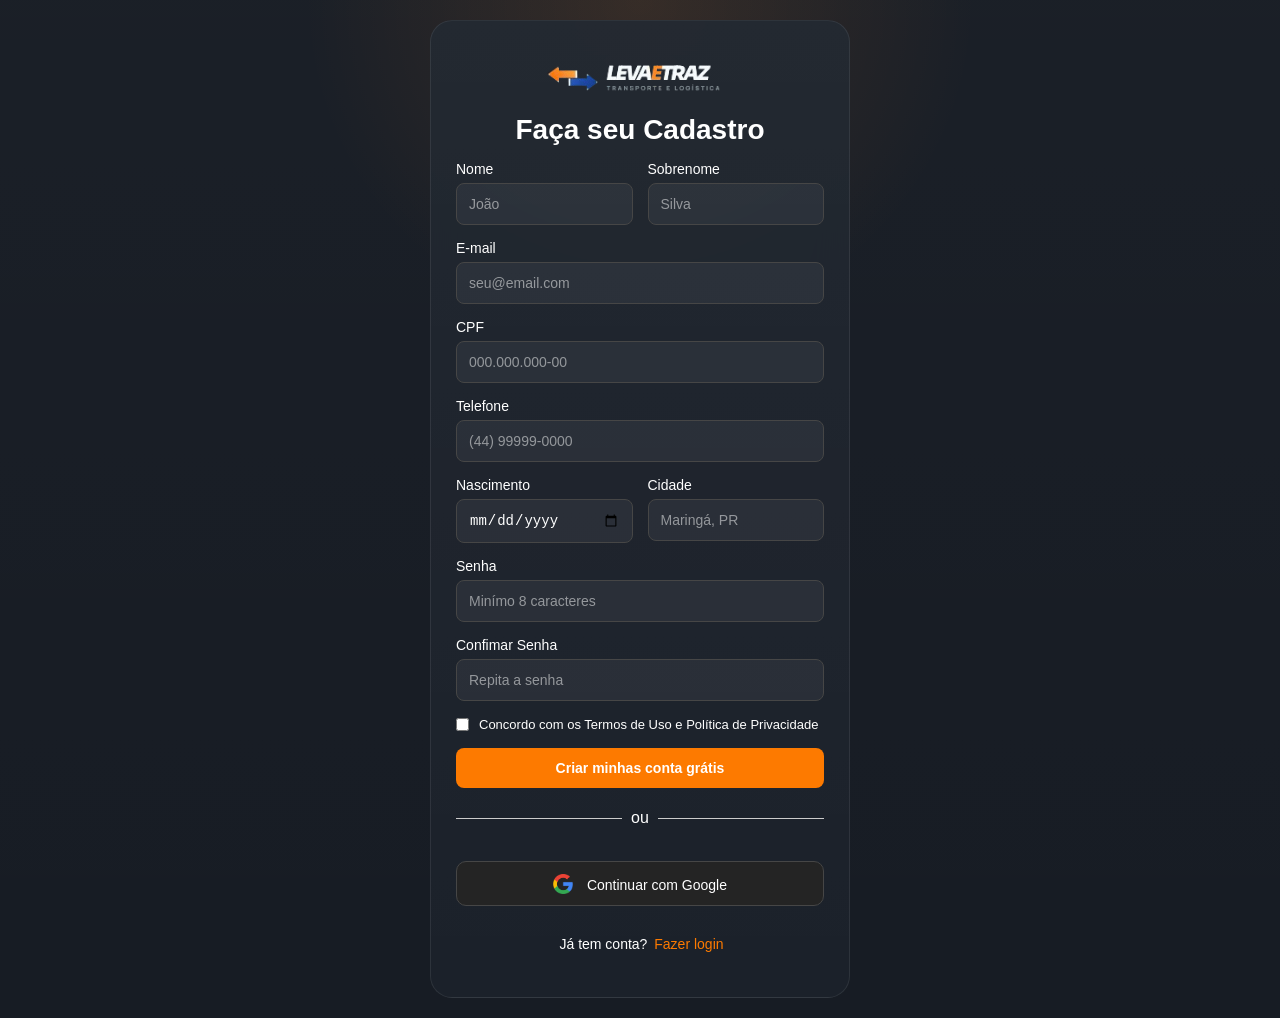
<file: cadastro.html>
<!doctype html>
<html lang="en">
  <head>
    <meta charset="UTF-8" />
    <meta name="viewport" content="width=device-width, initial-scale=1.0" />
    <link rel="stylesheet" href="cadastro.css" />
    <link rel="icon" href="img/favicon.png" type="image/x-icon" />
    <title>Leva e Traz - Cadastro</title>
  </head>
  <body>
    <div class="login-container">
      <div class="cadastro">
        <img src="img/logo.png" alt="logo" />
        <h1>Faça seu Cadastro</h1>
        <form action="dashboard.html">
          <div class="linha">
            <div class="form-group">
              <label for="Nome">Nome</label>
              <input
                type="text"
                id="Nome"
                name="Nome"
                placeholder="João"
                required
              />
            </div>

            <div class="form-group">
              <label for="Sobrenome">Sobrenome</label>
              <input
                type="text"
                id="Sobrenome"
                name="Sobrenome"
                placeholder="Silva"
                required
              />
            </div>
          </div>

          <div class="form-group">
            <label for="email">E-mail</label>
            <input
              type="email"
              id="email"
              name="email"
              placeholder="seu@email.com"
              required
            />
          </div>

          <div class="form-group">
            <label for="CPF">CPF</label>
            <input
              type="CPF"
              id="CPF"
              name="CPF"
              placeholder="000.000.000-00"
              required
            />
          </div>

          <div class="form-group">
            <label for="telefone">Telefone</label>
            <input
              type="tel"
              id="telefone"
              name="telefone"
              placeholder="(44) 99999-0000"
              required
            />
          </div>

          <div class="linha2">
            <div class="form-group">
              <label class="lbl">Nascimento</label> <input type="date" />
            </div>
            <div class="form-group">
              <label for="cidade">Cidade</label>
              <input
                type="Cidade"
                id="Cidade"
                name="Cidade"
                placeholder="Maringá, PR"
                required
              />
            </div>
          </div>

          <div class="form-group">
            <label for="senha">Senha</label>
            <input
              type="password"
              id="senha"
              name="senha"
              placeholder="Minímo 8 caracteres"
              required
            />
          </div>

          <div class="form-group">
            <label for="Confirmar">Confimar Senha</label>
            <input
              type="password"
              id="Confirmar"
              name="Confirmar"
              placeholder="Repita a senha"
              required
            />
          </div>

          <div class="checkbox">
            <label>
              <input type="checkbox" name="termos" value="aceito" />
              Concordo com os Termos de Uso e Política de Privacidade
            </label>
          </div>

          <button type="submit" id="botao-conta">Criar minhas conta grátis</button>
        </form>

        <form action="dashboard.html">
          <div class="divisor">
            <span>ou</span>
          </div>
          <div class="botao-google">
            <button type="submit">
              <img src="img/googleimg.png" alt="Google" />
              Continuar com Google
            </button>
          </div>

          <div class="conta">
            <p>Já tem conta? <a href="Login.html">Fazer login</a></p>
          </div>
        </form>
      </div>
    </div>
  </body>
</html>
</file>
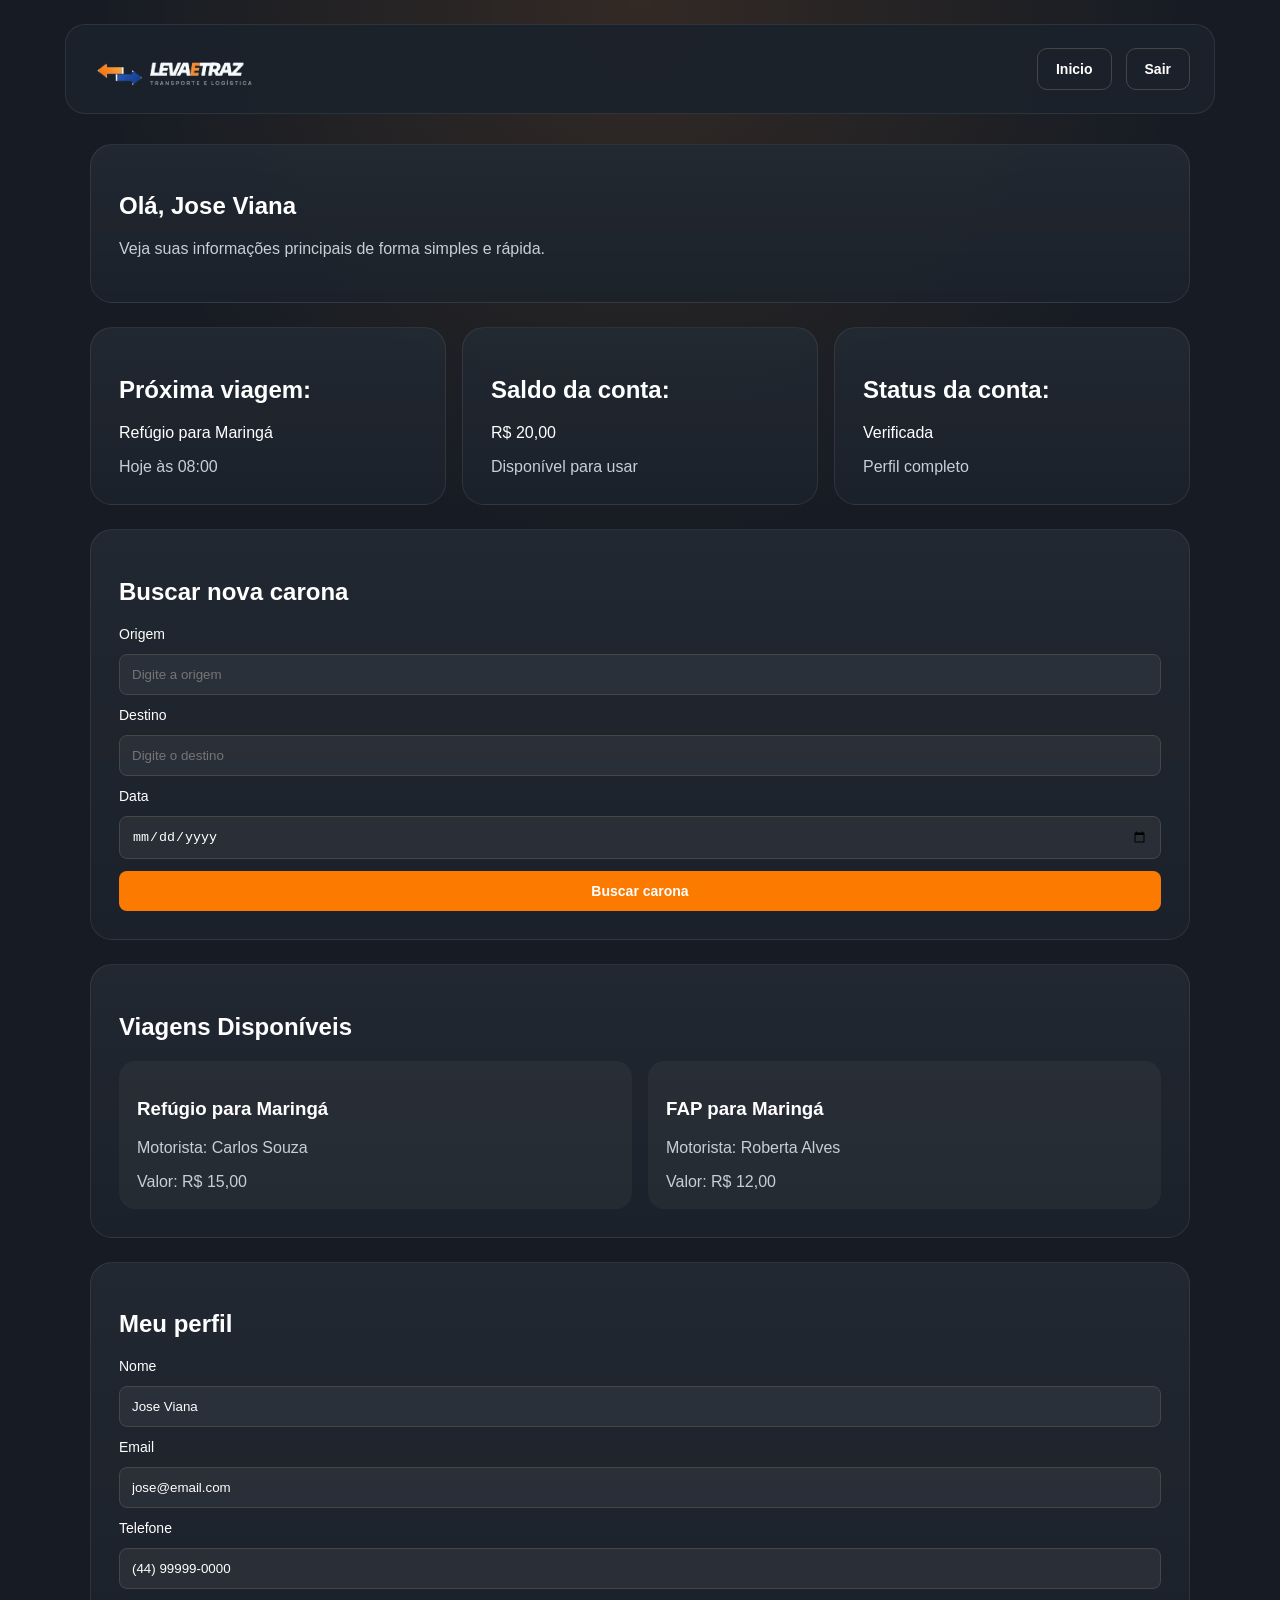
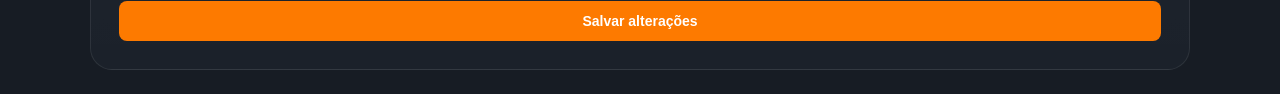
<file: dashboard.html>
<!doctype html>
<html lang="pt-BR">
  <head>
    <meta charset="UTF-8" />
    <meta name="viewport" content="width=device-width, initial-scale=1.0" />
    <link rel="stylesheet" href="dashboard.css" />
    <link rel="icon" href="img/favicon.png" type="image/x-icon" />
    <title>Leva e Traz - Dashboard</title>
  </head>
  <body>
    <div class="dashboard-page">
      <header class="topo-dashboard">
        <img src="img/logo.png" alt="Logo Leva e Traz" />
        <nav>
          <a href="Index.html" class="botao-claro">Inicio</a>
          <a href="Login.html" class="botao-claro">Sair</a>
        </nav>
      </header>

      <main class="dashboard-container">
        <section class="painel">
          <h1>Olá, Jose Viana</h1>
          <p>Veja suas informações principais de forma simples e rápida.</p>
        </section>

        <section class="grid-info">
          <div class="card-info">
            <h2>Próxima viagem:</h2>
            <p>Refúgio para Maringá</p>
            <span>Hoje às 08:00</span>
          </div>

          <div class="card-info">
            <h2>Saldo da conta:</h2>
            <p>R$ 20,00</p>
            <span>Disponível para usar</span>
          </div>

          <div class="card-info">
            <h2>Status da conta:</h2>
            <p>Verificada</p>
            <span>Perfil completo</span>
          </div>
        </section>

        <section class="bloco">
          <h2>Buscar nova carona</h2>
          <form action="dashboard.html" class="formulario">
            <label for="origem-dashboard">Origem</label>
            <input
              type="text"
              id="origem-dashboard"
              placeholder="Digite a origem"
            />

            <label for="destino-dashboard">Destino</label>
            <input
              type="text"
              id="destino-dashboard"
              placeholder="Digite o destino"
            />

            <label for="data-dashboard">Data</label>
            <input type="date" id="data-dashboard" />

            <button type="submit">Buscar carona</button>
          </form>
        </section>

        <section class="bloco">
          <h2>Viagens Disponíveis</h2>
          <div class="lista-viagens">
            <div class="viagem">
              <h3>Refúgio para Maringá</h3>
              <p>Motorista: Carlos Souza</p>
              <span>Valor: R$ 15,00</span>
            </div>

            <div class="viagem">
              <h3>FAP para Maringá</h3>
              <p>Motorista: Roberta Alves</p>
              <span>Valor: R$ 12,00</span>
            </div>
          </div>
        </section>

        <section class="bloco">
          <h2>Meu perfil</h2>
          <form action="dashboard.html" class="formulario">
            <label for="nome">Nome</label>
            <input type="text" id="nome" value="Jose Viana" />

            <label for="email">Email</label>
            <input type="email" id="email" value="jose@email.com" />

            <label for="telefone">Telefone</label>
            <input type="text" id="telefone" value="(44) 99999-0000" />

            <button type="submit">Salvar alterações</button>
          </form>
        </section>
      </main>
    </div>
  </body>
</html>
</file>
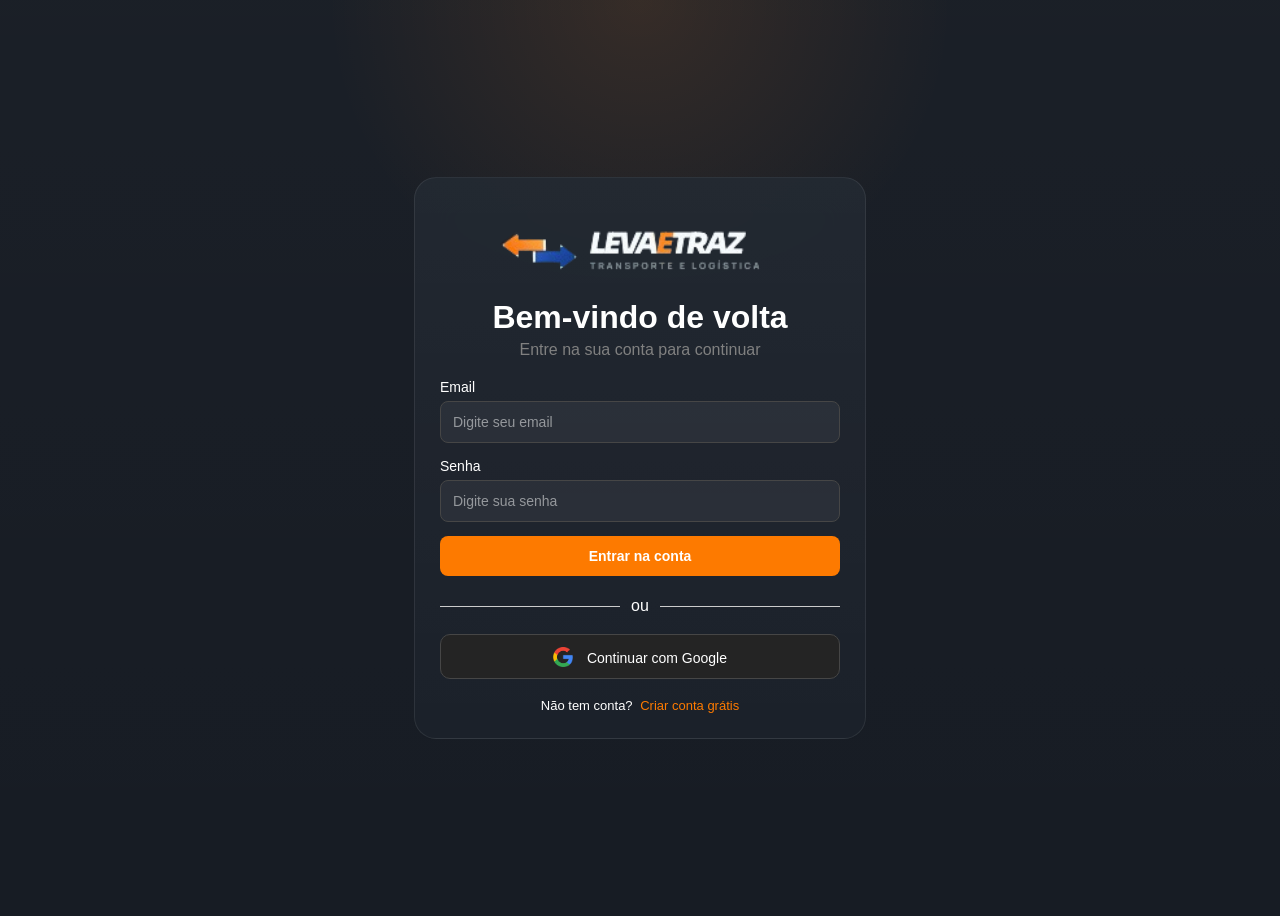
<file: Login.html>
<!DOCTYPE html>
<html lang="en">
<head>
    <meta charset="UTF-8">
    <meta name="viewport" content="width=device-width, initial-scale=1.0">
    <link rel="stylesheet" href="Login.css">
    <link rel="icon" href="img/favicon.png" type="image/x-icon" />
    <title>Leva e Traz - Login</title>
</head>
<body>

    <div class="login-container">

        <div class = "login" >

            <img src="img/logo.png" alt="logo">
            <h1>Bem-vindo de volta</h1>
            <p>Entre na sua conta para continuar </p>
            <form action="dashboard.html">
                
                <div class="form-group">
                    <label for="email">Email</label>
                    <input type="email" id="email" name="email" placeholder="Digite seu email" required>
                </div>
                <div class="form-group">
                    <label for="senha">Senha</label>
                    <input type="password" id="senha" name="senha" placeholder="Digite sua senha" required>
                </div>
                <button type="submit" id="botao-login"> Entrar na conta</button> 
                
                </form>
            <div class="divisor">
                <span>ou</span>
            </div>

            <div class="botao-conta">
                 <a href="dashboard.html"><button><img src="img/googleimg.png" alt="Google"> Continuar com Google</button></a>
            </div>

            <div class="conta">
                <p>Não tem conta? <a href="cadastro.html">Criar conta grátis</a></p>
            </div>
        </div>

    </div>

</body>
</html>
</file>
<file: cadastro.css>
body {
  font-family: Arial, sans-serif;
  min-height: 100vh;
  margin: 0;
  background:
    radial-gradient(
      circle at 50% 0%,
      rgba(255, 138, 42, 0.12),
      transparent 28%
    ),
    linear-gradient(180deg, rgba(255, 255, 255, 0.015), transparent), #171c24;
}

.login-container {
  display: flex;
  justify-content: center;
  align-items: center;
  min-height: 100vh;
  padding: 20px;
}

/* Caixa do cadastro */
.cadastro {
  background:
    linear-gradient(180deg, rgba(255, 255, 255, 0.03), transparent),
    rgba(28, 34, 43, 0.94);
  border: 1px solid rgba(255, 255, 255, 0.08);
  border-radius: 22px;
  padding: 25px;
  width: 100%;
  max-width: 420px;
  display: flex;
  flex-direction: column;
  align-items: center;
  box-sizing: border-box;
  backdrop-filter: blur(18px);
}

/* Logo */
.cadastro img {
  width: 200px;
  max-width: 100%;
  margin-bottom: -4px;
}

/* Título */
.cadastro h1 {
  margin-bottom: 15px;
  color: #ffffff;
  font-size: 28px;
}

/* Texto */
.cadastro p {
  color: gray;
  margin-bottom: 20px;
  margin-top: 0;
}

/* Formulário */
form {
  width: 100%;
  display: flex;
  flex-direction: column;
  gap: 15px;
}

/* Grupo de formulário */
.form-group {
  display: flex;
  flex-direction: column;
  gap: 6px;
}

/* Labels */
label {
  color: #ffffff;
  font-size: 14px;
  font-weight: 500;
}

/* Inputs */
input {
  padding: 12px;
  border: 1px solid #464646;
  border-radius: 8px;
  width: 100%;
  box-sizing: border-box;
  background-color: rgba(255, 255, 255, 0.05);
  color: #ffffff;
  font-size: 14px;
  transition: 0.3s;
}

input::placeholder {
  color: rgba(255, 255, 255, 0.5);
}

input:focus {
  outline: none;
  border-color: #ff7b00;
  background-color: rgba(255, 255, 255, 0.08);
  box-shadow: 0 0 8px rgba(255, 123, 0, 0.3);
}

.linha {
  display: flex;
  gap: 15px;
}

.linha .form-group {
  width: 100%;
}

.linha2 {
  display: flex;
  gap: 15px;
}

.linha2 .form-group {
  width: 100%;
}

.form-group {
  display: flex;
  flex-direction: column;
}

.checkbox {
  display: flex;
  align-items: flex-start;
  gap: 10px;
}

.checkbox label {
  display: flex;
  align-items: center;
  gap: 10px;
  color: #ffffff;
  font-size: 13px;
  line-height: 1.4;
}

.checkbox input[type="checkbox"] {
  width: auto;
  height: auto;
  accent-color: #ff7b00;
  margin: 0;
}

/* Botão */
#botao-conta {
  padding: 12px;
  border: none;
  border-radius: 8px;
  background: #fd7a00;
  color: white;
  font-size: 14px;
  font-weight: bold;
  cursor: pointer;
  width: 100%;
  transform: translateY(-1px);
}

#botao-conta a {
  color: white;
}

#botao-conta:hover {
  background: #d36600;
  box-shadow: 0 0 12px rgba(255, 123, 0, 0.5);
  transform: translateY(-1px);
  scale: 1.02;
}

button {
  padding: 12px;
  border: 1px solid #464646;
  border-radius: 10px;
  background-color: #242424;
  color: white;
  font-size: 14px;
  cursor: pointer;
  width: 100%;
  transform: translateY(-1px);
}

/* Hover botão */
button:hover {
  background-color: #1a1c1f;
}

/* divisor */
.divisor {
  margin: 20px 0;
  width: 100%;
  text-align: center;
  position: relative;
}

.divisor span {
  color: white;
  padding: 0 10px;
  position: relative;
  z-index: 1;
}

.divisor::before {
  content: "";
  position: absolute;
  top: 50%;
  left: 0;
  width: 45%;
  border-top: 0.5px solid #ccc;
}

.divisor::after {
  content: "";
  position: absolute;
  top: 50%;
  right: 0;
  width: 45%;
  border-top: 0.5px solid #ccc;
}

/* botão google */
.cadastro button img {
  width: 20px;
  margin-right: 10px;
}

.botao-google {
  width: 100%;
  display: flex;
}

.botao-google a {
  color: white;
}

.conta {
  margin-top: 14px;
  text-align: center;
  width: 100%;
}

.conta p {
  color: #ffffff;
  text-decoration: none;
  margin-left: 3px;
  font-size: 14px;
}

.conta a {
  color: #fd7a00;
  text-decoration: none;
  margin-left: 3px;
  font-size: 14px;
}
</file>
<file: dashboard.css>
body {
  font-family: Arial, sans-serif;
  margin: 0;
  min-height: 100vh;
  background:
    radial-gradient(circle at top, rgba(255, 138, 42, 0.12), transparent 30%),
    #171c24;
  color: #ffffff;
}

.dashboard-page {
  padding: 24px;
}

.topo-dashboard {
  max-width: 1100px;
  margin: 0 auto 30px;
  padding: 20px 24px;
  border-radius: 20px;
  display: flex;
  justify-content: space-between;
  align-items: center;
  gap: 20px;
  background: rgba(28, 34, 43, 0.94);
  border: 1px solid rgba(255, 255, 255, 0.08);
}

.topo-dashboard img {
  width: 180px;
}

.topo-dashboard nav {
  display: flex;
  gap: 14px;
  flex-wrap: wrap;
}

.topo-dashboard a {
  color: #ffffff;
  text-decoration: none;
}

.dashboard-container {
  max-width: 1100px;
  margin: 0 auto;
  display: flex;
  flex-direction: column;
  gap: 24px;
}

.painel,
.bloco,
.card-info {
  padding: 28px;
  border-radius: 22px;
  background:
    linear-gradient(180deg, rgba(255, 255, 255, 0.03), transparent),
    rgba(28, 34, 43, 0.94);
  border: 1px solid rgba(255, 255, 255, 0.08);
}

.painel p,
.card-info span,
.viagem p,
.viagem span {
  color: #c7ced6;
}

.grid-info {
  display: grid;
  grid-template-columns: repeat(3, 1fr);
  gap: 16px;
}

.formulario {
  display: flex;
  flex-direction: column;
  gap: 12px;
}

label {
  font-size: 14px;
}

input {
  padding: 12px;
  border-radius: 8px;
  border: 1px solid #464646;
  background-color: rgba(255, 255, 255, 0.05);
  color: #ffffff;
}

.botao-claro {
  padding: 12px 18px;
  border-radius: 10px;
  text-decoration: none;
  font-size: 14px;
  font-weight: bold;
  cursor: pointer;
  background: transparent;
  color: #ffffff;
  border: 1px solid #464646;
}

button {
  padding: 12px;
  border: none;
  border-radius: 8px;
  background: #fd7a00;
  color: #ffffff;
  font-size: 14px;
  font-weight: bold;
  cursor: pointer;
}

.lista-viagens {
  display: grid;
  grid-template-columns: repeat(2, 1fr);
  gap: 16px;
}

.viagem {
  padding: 18px;
  border-radius: 16px;
  background-color: rgba(255, 255, 255, 0.04);
}

@media (max-width: 900px) {
  .topo-dashboard {
    flex-direction: column;
    text-align: center;
  }

  .grid-info,
  .lista-viagens {
    grid-template-columns: 1fr;
  }
}
</file>
<file: Login.css>
body {
  font-family: Arial, sans-serif;
  display: flex;
  justify-content: center;
  align-items: center;
  height: 100vh;
  background:
    radial-gradient(
      circle at 50% 0%,
      rgba(255, 138, 42, 0.12),
      transparent 28%
    ),
    linear-gradient(180deg, rgba(255, 255, 255, 0.015), transparent), #171c24;
}
/* Caixa do login */
.login {
  background-color: #242424;
  padding: 25px;
  border-radius: 22px;
  border: 1px solid rgba(255, 255, 255, 0.08);
  background:
    linear-gradient(180deg, rgba(255, 255, 255, 0.03), transparent),
    rgba(28, 34, 43, 0.94);
  backdrop-filter: blur(18px);
  width: 400px;
  display: flex;
  flex-direction: column;
  align-items: center;
}

/* Logo */
.login img {
  width: 300px;
  margin-bottom: -4px;
}

/* Título */
.login h1 {
  margin-bottom: 5px;
  color: #ffffff;
}

/* Texto */
.login p {
  color: gray;
  margin-bottom: 20px;
  margin-top: 0px;
}

/* Formulário */
form {
  width: 100%;
  display: flex;
  flex-direction: column;
  gap: 15px;
}

/* Grupo de formulário */
.form-group {
  display: flex;
  flex-direction: column;
  gap: 6px;
}

/* Labels */
label {
  color: #ffffff;
  font-size: 14px;
  font-weight: 500;
}

/* Inputs */
input {
  padding: 12px;
  border: 1px solid #464646;
  border-radius: 8px;
  width: 100%;
  box-sizing: border-box;
  background-color: rgba(255, 255, 255, 0.05);
  color: #ffffff;
  font-size: 14px;
  transition: 0.3s;
}

input::placeholder {
  color: rgba(255, 255, 255, 0.5);
}

input:focus {
  outline: none;
  border-color: #ff7b00;
  background-color: rgba(255, 255, 255, 0.08);
  box-shadow: 0 0 8px rgba(255, 123, 0, 0.3);
}

/* Link */
form a {
  text-decoration: none;
  font-size: 14px;
}

/* Link recuperar senha */
.link-recuperar {
  color: #ffffff;
  font-size: 13px;
  transition: 0.3s;
  margin-top: 10px;
  justify-content: right;
  display: flex;
}
/* Botão */
#botao-login {
  padding: 12px;
  border: none;
  border-radius: 8px;
  background: #fd7a00;
  color: white;
  font-size: 14px;
  font-weight: bold;
  cursor: pointer;
  width: 100%;
  transform: translateY(-1px);
}

#botao-login:hover {
  background: #d36600;
  box-shadow: 0 0 12px rgba(255, 123, 0, 0.5);
  transform: translateY(-1px);
  scale: 1.02;
}

button {
  padding: 12px;
  border: 1px solid #464646;
  border-radius: 10px;
  background-color: #242424;
  color: white;
  font-size: 14px;
  cursor: pointer;
  width: 100%;
  transform: translateY(-1px);
}

/* Hover botão */
button:hover {
  background-color: #1a1c1f;
}

/* divisor */
.divisor {
  margin: 20px 0;
  width: 100%;
  text-align: center;
  position: relative;
}

.divisor span {
  color: white;
  padding: 0 10px;
  position: relative;
  z-index: 1;
}

.divisor::before {
  content: "";
  position: absolute;
  top: 50%;
  left: 0;
  width: 45%;
  border-top: 0.5px solid #ccc;
}

.divisor::after {
  content: "";
  position: absolute;
  top: 50%;
  right: 0;
  width: 45%;
  border-top: 0.5px solid #ccc;
}

/* botão google */
.login button img {
  width: 20px;
  margin-right: 10px;
}

.botao-conta {
  width: 100%;
}

.conta {
  margin-top: 18px;
  text-align: center;
  width: 100%;
}

.conta p {
  color: #ffffff;
  font-size: 13px;
  margin: 0;
}

.conta a {
  color: #fd7a00;
  text-decoration: none;
  margin-left: 4px;
}

a {
  color: #ffffff;
  font-size: 13px;
  transition: 0.3s;
  margin-top: 10px;
}
</file>
